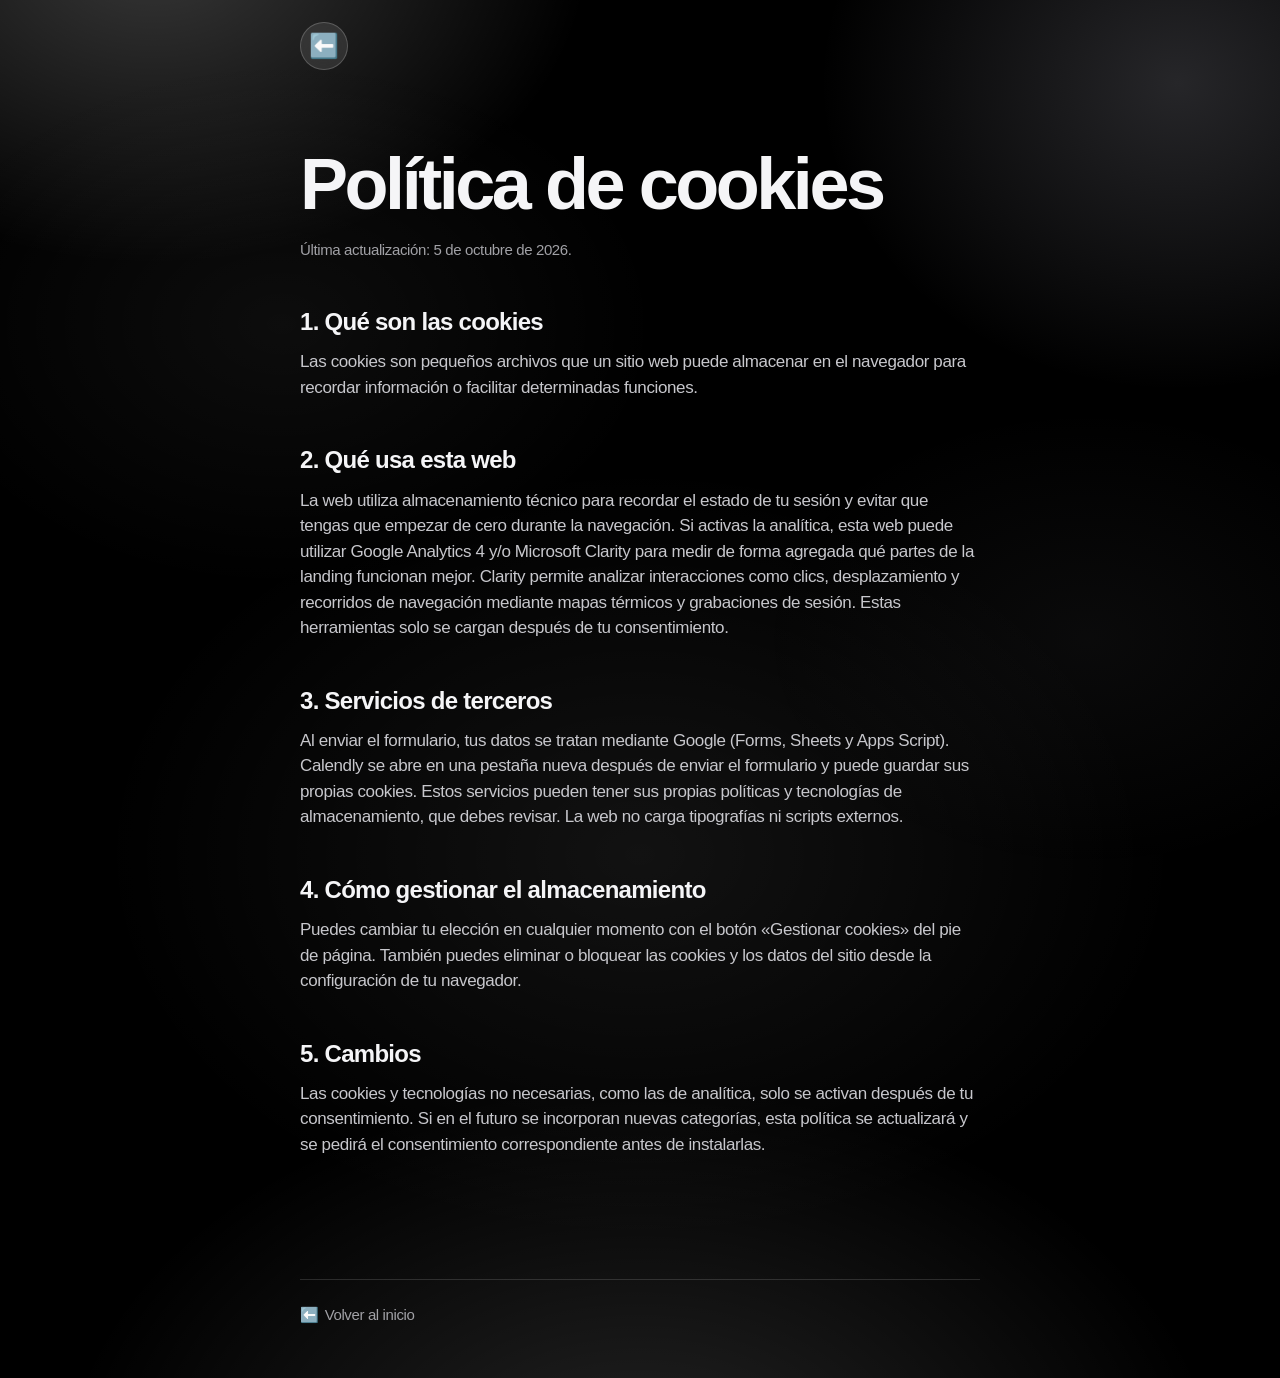
<file: cookies.html>
<!doctype html>
<html lang="es">
<head>
<meta charset="utf-8">
<meta name="viewport" content="width=device-width,initial-scale=1,viewport-fit=cover">
<title>Política de cookies | Mr_Izquierdo</title>
<meta name="description" content="Información sobre las cookies y tecnologías de almacenamiento utilizadas en la web de Mr_Izquierdo.">
<meta name="robots" content="index,follow">
<meta name="theme-color" content="#000000">
<meta name="color-scheme" content="dark">
<link rel="icon" href="data:image/svg+xml,%3Csvg xmlns='http://www.w3.org/2000/svg' viewBox='0 0 100 100'%3E%3Ctext y='.86em' font-size='86'%3E%F0%9F%A7%A2%3C/text%3E%3C/svg%3E">
<link rel="stylesheet" href="assets/styles.css">
</head>
<body>
<div class="legal">
  <div class="legal-top"><a class="back-home" href="index.html" aria-label="Volver al inicio">⬅️</a></div>
  <main>
    <h1>Política de cookies</h1>
    <p class="updated">Última actualización: 5 de octubre de 2026.</p>
    <h2>1. Qué son las cookies</h2>
    <p>Las cookies son pequeños archivos que un sitio web puede almacenar en el navegador para recordar información o facilitar determinadas funciones.</p>
    <h2>2. Qué usa esta web</h2>
    <p>La web utiliza almacenamiento técnico para recordar el estado de tu sesión y evitar que tengas que empezar de cero durante la navegación. Si activas la analítica, esta web puede utilizar Google Analytics 4 y/o Microsoft Clarity para medir de forma agregada qué partes de la landing funcionan mejor. Clarity permite analizar interacciones como clics, desplazamiento y recorridos de navegación mediante mapas térmicos y grabaciones de sesión. Estas herramientas solo se cargan después de tu consentimiento.</p>
    <h2>3. Servicios de terceros</h2>
    <p>Al enviar el formulario, tus datos se tratan mediante Google (Forms, Sheets y Apps Script). Calendly se abre en una pestaña nueva después de enviar el formulario y puede guardar sus propias cookies. Estos servicios pueden tener sus propias políticas y tecnologías de almacenamiento, que debes revisar. La web no carga tipografías ni scripts externos.</p>
    <h2>4. Cómo gestionar el almacenamiento</h2>
    <p>Puedes cambiar tu elección en cualquier momento con el botón «Gestionar cookies» del pie de página. También puedes eliminar o bloquear las cookies y los datos del sitio desde la configuración de tu navegador.</p>
    <h2>5. Cambios</h2>
    <p>Las cookies y tecnologías no necesarias, como las de analítica, solo se activan después de tu consentimiento. Si en el futuro se incorporan nuevas categorías, esta política se actualizará y se pedirá el consentimiento correspondiente antes de instalarlas.</p>
  </main>
  <footer class="legal-foot"><a href="index.html"><span class="emoji" aria-hidden="true">⬅️</span>Volver al inicio</a></footer>
</div>
</body>
</html>
</file>
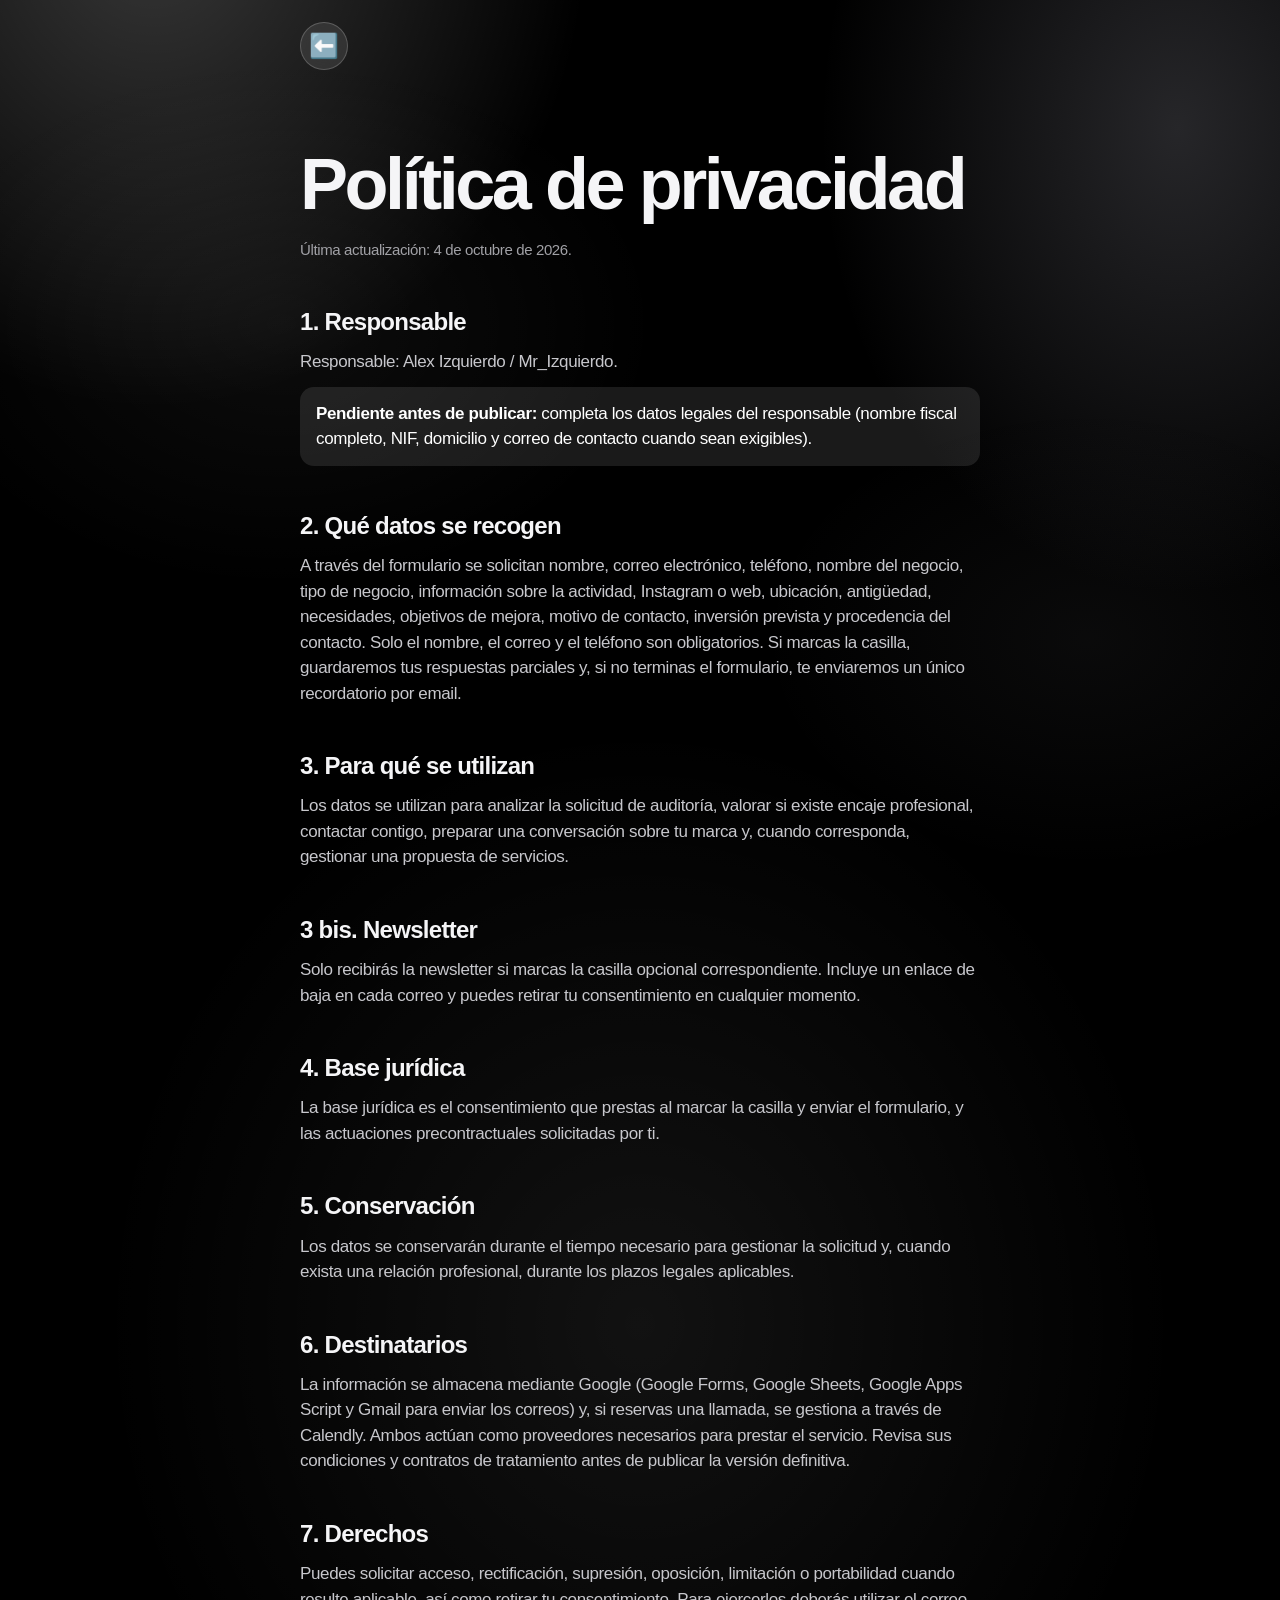
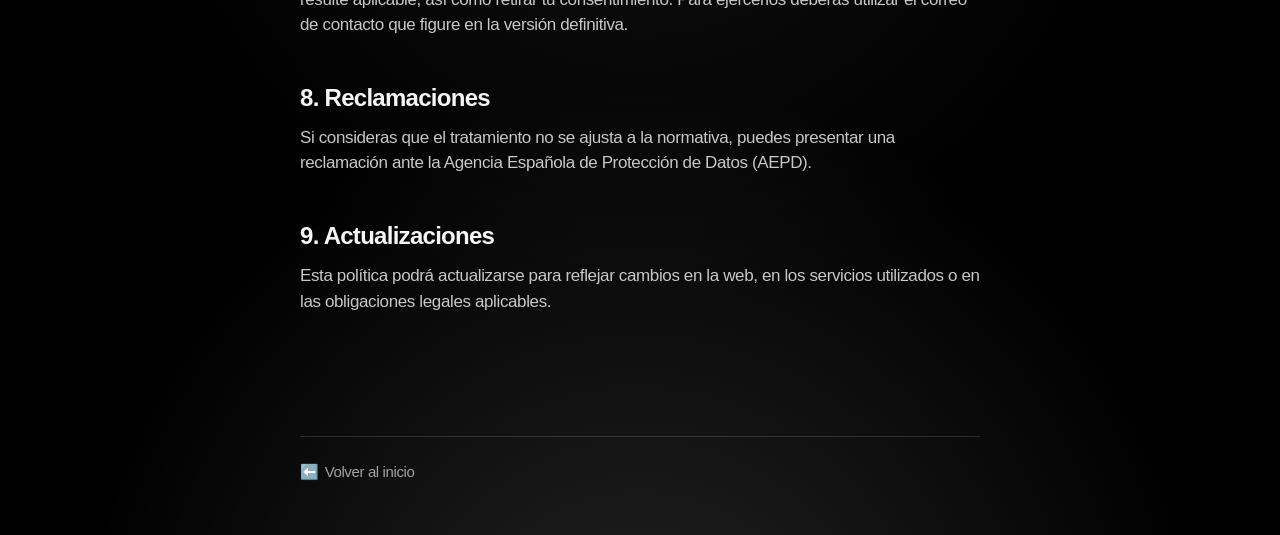
<file: privacy.html>
<!doctype html>
<html lang="es">
<head>
<meta charset="utf-8">
<meta name="viewport" content="width=device-width,initial-scale=1,viewport-fit=cover">
<title>Política de privacidad | Mr_Izquierdo</title>
<meta name="description" content="Cómo trata Mr_Izquierdo los datos personales enviados mediante el formulario de auditoría de marca.">
<meta name="robots" content="index,follow">
<meta name="theme-color" content="#000000">
<meta name="color-scheme" content="dark">
<link rel="icon" href="data:image/svg+xml,%3Csvg xmlns='http://www.w3.org/2000/svg' viewBox='0 0 100 100'%3E%3Ctext y='.86em' font-size='86'%3E%F0%9F%A7%A2%3C/text%3E%3C/svg%3E">
<link rel="stylesheet" href="assets/styles.css">
</head>
<body>
<div class="legal">
  <div class="legal-top"><a class="back-home" href="index.html" aria-label="Volver al inicio">⬅️</a></div>
  <main>
    <h1>Política de privacidad</h1>
    <p class="updated">Última actualización: 4 de octubre de 2026.</p>
    <h2>1. Responsable</h2>
    <p>Responsable: Alex Izquierdo / Mr_Izquierdo.</p>
    <p class="todo"><strong>Pendiente antes de publicar:</strong> completa los datos legales del responsable (nombre fiscal completo, NIF, domicilio y correo de contacto cuando sean exigibles).</p>
    <h2>2. Qué datos se recogen</h2>
    <p>A través del formulario se solicitan nombre, correo electrónico, teléfono, nombre del negocio, tipo de negocio, información sobre la actividad, Instagram o web, ubicación, antigüedad, necesidades, objetivos de mejora, motivo de contacto, inversión prevista y procedencia del contacto. Solo el nombre, el correo y el teléfono son obligatorios. Si marcas la casilla, guardaremos tus respuestas parciales y, si no terminas el formulario, te enviaremos un único recordatorio por email.</p>
    <h2>3. Para qué se utilizan</h2>
    <p>Los datos se utilizan para analizar la solicitud de auditoría, valorar si existe encaje profesional, contactar contigo, preparar una conversación sobre tu marca y, cuando corresponda, gestionar una propuesta de servicios.</p>
    <h2>3 bis. Newsletter</h2>
    <p>Solo recibirás la newsletter si marcas la casilla opcional correspondiente. Incluye un enlace de baja en cada correo y puedes retirar tu consentimiento en cualquier momento.</p>
    <h2>4. Base jurídica</h2>
    <p>La base jurídica es el consentimiento que prestas al marcar la casilla y enviar el formulario, y las actuaciones precontractuales solicitadas por ti.</p>
    <h2>5. Conservación</h2>
    <p>Los datos se conservarán durante el tiempo necesario para gestionar la solicitud y, cuando exista una relación profesional, durante los plazos legales aplicables.</p>
    <h2>6. Destinatarios</h2>
    <p>La información se almacena mediante Google (Google Forms, Google Sheets, Google Apps Script y Gmail para enviar los correos) y, si reservas una llamada, se gestiona a través de Calendly. Ambos actúan como proveedores necesarios para prestar el servicio. Revisa sus condiciones y contratos de tratamiento antes de publicar la versión definitiva.</p>
    <h2>7. Derechos</h2>
    <p>Puedes solicitar acceso, rectificación, supresión, oposición, limitación o portabilidad cuando resulte aplicable, así como retirar tu consentimiento. Para ejercerlos deberás utilizar el correo de contacto que figure en la versión definitiva.</p>
    <h2>8. Reclamaciones</h2>
    <p>Si consideras que el tratamiento no se ajusta a la normativa, puedes presentar una reclamación ante la Agencia Española de Protección de Datos (AEPD).</p>
    <h2>9. Actualizaciones</h2>
    <p>Esta política podrá actualizarse para reflejar cambios en la web, en los servicios utilizados o en las obligaciones legales aplicables.</p>
  </main>
  <footer class="legal-foot"><a href="index.html"><span class="emoji" aria-hidden="true">⬅️</span>Volver al inicio</a></footer>
</div>
</body>
</html>
</file>
<file: assets/styles.css>
/* ════════════════════════════════════════════════════════════════
   Mr_Izquierdo · V14
   Archivo de carpetas (referencia D&AD) + controles estilo Apple.
   Índice: 1 base · 2 botones · 3 cabecera/hero · 4 carpetas (tabs)
           5 paneles · 6 vídeo · 7 formulario · 8 secciones · 9 guía
           10 pie · 11 páginas legales · 12 movimiento reducido
   ════════════════════════════════════════════════════════════════ */

/* 1 · BASE ─────────────────────────────────────────────────────── */
:root{
  --bg:#000; --sheet:#0c0c0e; --fill:#1c1c1e; --fill-2:#2c2c2e;
  --text:#f5f5f7; --muted:#a1a1a6; --faint:#6e6e73; --line:rgba(255,255,255,.14);

  /* Marca */
  --ice:#E4F5FF; --orange:#FC722E; --red:#FF3B30;
  /* Colores de carpeta (derivados de la marca + grises de sistema Apple) */
  --sky:#8FD3FF; --paper:#F5F5F7; --grey:#8E8E93;

  --font:-apple-system,BlinkMacSystemFont,"SF Pro Display","SF Pro Text","Helvetica Neue","Segoe UI",Roboto,Arial,sans-serif;
  --emoji:"Apple Color Emoji","Segoe UI Emoji","Noto Color Emoji",sans-serif;

  --max:1200px; --pad:clamp(16px,4vw,40px);
  --s:28px;--tab:rgba(60,60,64,.62);--paper-w:#ececf1;     /* inclinación de las pestañas */
  --g:4px;      /* separación entre pestañas */
  --cut:34px;   /* esquina cortada de la carpeta */
  --head:56px;
}
@media (max-width:700px){:root{--s:16px;--cut:22px}}

*{box-sizing:border-box}
html{scroll-behavior:smooth;-webkit-text-size-adjust:100%}
body{margin:0;min-height:100vh;color:var(--text);font-family:var(--font);font-size:17px;line-height:1.42;letter-spacing:-.011em;
  background:radial-gradient(120% 55% at 50% -8%,#13181c 0%,#000 62%) no-repeat,#000;-webkit-font-smoothing:antialiased;overflow-x:hidden}
img{display:block;max-width:100%;height:auto}
a{color:inherit}
h1,h2,h3,p,ol,dl,dd{margin:0}
:focus-visible{outline:2px solid #fff;outline-offset:3px}
.emoji{font-family:var(--emoji)}
.hp{position:absolute;left:-9999px;width:1px;height:1px;overflow:hidden}

/* 2 · BOTONES ──────────────────────────────────────────────────── */
.btn{appearance:none;border:0;cursor:pointer;display:inline-flex;align-items:center;justify-content:center;gap:8px;
  padding:15px 24px;border-radius:999px;font:600 16px/1 var(--font);letter-spacing:-.01em;text-decoration:none;
  transition:transform .18s ease,background .2s ease,filter .2s ease}
.btn:hover{filter:brightness(1.08)}
.btn:active{transform:scale(.97)}
.btn[disabled]{opacity:.5;cursor:progress}
.btn-primary{background:#ff0000;color:#fff}
.btn-glass{background:rgba(255,255,255,.12);color:var(--text);-webkit-backdrop-filter:blur(20px);backdrop-filter:blur(20px)}
.btn-glass:hover{background:rgba(255,255,255,.18);filter:none}
.btn-text{background:none;color:var(--muted);padding-inline:6px}
.btn-text:hover{color:var(--text);filter:none}
.btn-sm{padding:10px 18px;font-size:14px}
.link{appearance:none;background:none;border:0;padding:0;cursor:pointer;color:var(--muted);font:inherit;font-size:15px;text-decoration:underline;text-underline-offset:4px}
.link:hover{color:var(--text)}
[hidden]{display:none!important}

/* 3 · CABECERA + HERO ──────────────────────────────────────────── */
.site-header{position:relative;z-index:40;background:rgba(0,0,0,.6);border-bottom:1px solid rgba(255,255,255,.08);
  -webkit-backdrop-filter:saturate(180%) blur(20px);backdrop-filter:saturate(180%) blur(20px)}
.site-header .in{max-width:var(--max);margin:0 auto;padding:0 var(--pad);height:var(--head);display:flex;align-items:center;justify-content:space-between}
.logo{font:28px/1 var(--emoji);text-decoration:none}

.hero{max-width:var(--max);margin:0 auto;padding:clamp(36px,5vw,64px) var(--pad) clamp(30px,4vw,48px);text-align:center}
.hero h1{max-width:19ch;margin:0 auto .34em;font-size:clamp(38px,6vw,80px);line-height:1.01;letter-spacing:-.047em;font-weight:700;text-wrap:balance}
.hero p{max-width:34em;margin:0 auto;font-size:clamp(18px,2vw,24px);line-height:1.34;color:var(--muted);text-wrap:pretty}
.hero p strong{color:var(--text);font-weight:600}

/* 4 · CARPETAS (TABS) ──────────────────────────────────────────────
   Cerrado: montón de pestañas en cuña, 3 filas, como la referencia.
   Abierto: las pestañas pasan a una fila, la activa se funde con la carpeta. */
.archive{max-width:var(--max);margin:0 auto;padding:0 var(--pad) clamp(56px,8vw,110px)}

.tabs{display:grid;grid-template-columns:repeat(12,minmax(0,1fr));gap:var(--g);position:relative}
.tab{--sl:0px;--sr:0px;
  appearance:none;border:0;margin:0;position:relative;cursor:pointer;text-align:left;
  display:flex;align-items:center;gap:.75em;
  min-height:clamp(62px,8.4vw,92px);
  padding:0 calc(var(--sr)*.75 + 18px) 0 calc(var(--sl)*.75 + 18px);
  background:var(--tab);color:var(--text);font:600 clamp(13px,1.75vw,21px)/1.1 var(--font);letter-spacing:.01em;text-transform:uppercase;
  clip-path:polygon(var(--sl) 0,100% 0,calc(100% - var(--sr)) 100%,0 100%);
  view-transition-name:none;transition:filter .2s ease}
.tab:hover{filter:brightness(1.07)}
.tab:focus-visible{outline:none;box-shadow:inset 0 0 0 3px #000,inset 0 0 0 6px #fff}
.tab .n{opacity:.55;font-weight:500;font-variant-numeric:tabular-nums}
.tab .t{min-width:0}
.tab .lock{display:none;margin-left:auto;font:.85em/1 var(--emoji);text-transform:none}
.tab[aria-disabled="true"]{cursor:not-allowed;filter:saturate(.55) brightness(.66)}
.tab[aria-disabled="true"] .lock{display:block}
.tab.shake{animation:shake .4s ease}
@keyframes shake{20%{transform:translateX(-6px)}40%{transform:translateX(5px)}60%{transform:translateX(-3px)}80%{transform:translateX(2px)}}

/* Cerrado: 3 filas × 2 pestañas, anchos distintos para que encajen en diagonal */
.tab:nth-child(odd){--sr:var(--s)}
.tab:nth-child(even){--sl:var(--s);margin-left:calc(var(--s)*-1)}
.tab:nth-child(1){grid-column:1 / 8}
.tab:nth-child(2){grid-column:8 / 13}
.tab:nth-child(3){grid-column:1 / 6}
.tab:nth-child(4){grid-column:6 / 13}
.tab:nth-child(5){grid-column:1 / 7}
.tab:nth-child(6){grid-column:7 / 13}

/* Abierto: una sola fila */
.archive[data-open="true"] .tabs{padding-bottom:var(--g);grid-template-columns:repeat(6,minmax(0,1fr))}
.archive[data-open="true"] .tab{grid-column:auto;--sl:var(--s);--sr:var(--s);margin-left:calc(var(--s)*-1);
  min-height:58px;font-size:clamp(11px,1.1vw,13.5px)}
.archive[data-open="true"] .tab:first-child{--sl:0px;margin-left:0}
.archive[data-open="true"] .tab:last-child{--sr:0px}
.archive[data-open="true"] .tab[aria-expanded="false"]:not([aria-disabled="true"]){filter:brightness(.8)}
.archive[data-open="true"] .tab[aria-expanded="false"]:not([aria-disabled="true"]):hover{filter:brightness(1)}
.archive[data-open="true"] .tab[aria-expanded="true"]{margin-bottom:calc(var(--g)*-1);padding-bottom:var(--g);z-index:3;min-height:64px}

.archive[data-active="1"] .tabs{grid-template-columns:minmax(0,1.9fr) repeat(5,minmax(0,1fr))}
.archive[data-active="2"] .tabs{grid-template-columns:minmax(0,1fr) minmax(0,1.9fr) repeat(4,minmax(0,1fr))}
.archive[data-active="3"] .tabs{grid-template-columns:repeat(2,minmax(0,1fr)) minmax(0,1.9fr) repeat(3,minmax(0,1fr))}
.archive[data-active="4"] .tabs{grid-template-columns:repeat(3,minmax(0,1fr)) minmax(0,1.9fr) repeat(2,minmax(0,1fr))}
.archive[data-active="5"] .tabs{grid-template-columns:repeat(4,minmax(0,1fr)) minmax(0,1.9fr) minmax(0,1fr)}
.archive[data-active="6"] .tabs{grid-template-columns:repeat(5,minmax(0,1fr)) minmax(0,1.9fr)}

@media (max-width:700px){
  .archive[data-open="true"] .tab{padding-inline:calc(var(--sl)*.5 + 8px) calc(var(--sr)*.5 + 8px);justify-content:center;font-size:12px}
  .archive[data-open="true"] .tab[aria-expanded="false"] .t,
  .archive[data-open="true"] .tab[aria-expanded="false"] .lock{display:none}
  .archive[data-open="true"] .tab[aria-expanded="false"] .n{opacity:.85;font-weight:700}
  .archive[data-open="true"] .tab[aria-expanded="true"]{justify-content:flex-start}
  .archive[data-open="true"] .tab[aria-expanded="true"] .t{overflow:hidden;text-overflow:ellipsis;white-space:nowrap}
  .archive[data-active="1"] .tabs{grid-template-columns:minmax(0,3.6fr) repeat(5,minmax(0,1fr))}
  .archive[data-active="2"] .tabs{grid-template-columns:minmax(0,1fr) minmax(0,3.6fr) repeat(4,minmax(0,1fr))}
  .archive[data-active="3"] .tabs{grid-template-columns:repeat(2,minmax(0,1fr)) minmax(0,3.6fr) repeat(3,minmax(0,1fr))}
  .archive[data-active="4"] .tabs{grid-template-columns:repeat(3,minmax(0,1fr)) minmax(0,3.6fr) repeat(2,minmax(0,1fr))}
  .archive[data-active="5"] .tabs{grid-template-columns:repeat(4,minmax(0,1fr)) minmax(0,3.6fr) minmax(0,1fr)}
  .archive[data-active="6"] .tabs{grid-template-columns:repeat(5,minmax(0,1fr)) minmax(0,3.6fr)}
}

/* Nombres de transición: cada pestaña viaja de su sitio en el montón a su sitio en la fila */
.tab[data-step="1"]{view-transition-name:tab1}.tab[data-step="2"]{view-transition-name:tab2}.tab[data-step="3"]{view-transition-name:tab3}
.tab[data-step="4"]{view-transition-name:tab4}.tab[data-step="5"]{view-transition-name:tab5}.tab[data-step="6"]{view-transition-name:tab6}
::view-transition-old(root),::view-transition-new(root){animation:none;mix-blend-mode:normal}
::view-transition-group(*){animation-duration:.55s;animation-timing-function:cubic-bezier(.2,.8,.2,1)}

.hint{min-height:1.4em;margin:14px 0 0;text-align:center;font-size:15px;color:var(--muted)}
.archive[data-open="true"] .hint{margin-top:0;min-height:0}
.archive[data-open="true"] .hint:empty{display:none}

/* 5 · PANELES (el cuerpo de la carpeta) ────────────────────────── */
.panel{position:relative;background:var(--tab);padding:14px 14px 18px;
  clip-path:polygon(0 0,100% 0,100% calc(100% - var(--cut)),calc(100% - var(--cut)) 100%,0 100%)}
.panel:not([hidden]){animation:extend .8s cubic-bezier(.2,.8,.2,1) both}
@keyframes extend{
  from{clip-path:polygon(0 0,100% 0,100% 0,100% 0,0 0)}
  to{clip-path:polygon(0 0,100% 0,100% calc(100% - var(--cut)),calc(100% - var(--cut)) 100%,0 100%)}
}
.sheet{position:relative;background:var(--sheet);padding:clamp(26px,5.2vw,76px);
  clip-path:polygon(0 0,100% 0,100% calc(100% - var(--cut) + 12px),calc(100% - var(--cut) + 12px) 100%,0 100%)}
.panel:not([hidden]) .sheet>*{animation:rise .6s .22s cubic-bezier(.2,.8,.2,1) both}
@keyframes rise{from{opacity:0;transform:translateY(10px)}to{opacity:1;transform:none}}

.sheet h2{font-size:clamp(30px,4.6vw,58px);line-height:1.04;letter-spacing:-.042em;font-weight:700;text-wrap:balance;max-width:24ch}
.sheet h2.wide{max-width:22ch}
.lead{margin-top:20px;max-width:34em;font-size:clamp(18px,2vw,23px);line-height:1.38;color:var(--muted);text-wrap:pretty}
.sub{margin-top:18px;max-width:38em;color:var(--muted);text-wrap:pretty}
.panel-foot{margin-top:clamp(34px,5vw,60px);display:flex;gap:12px;justify-content:flex-end;flex-wrap:wrap}

/* 6 · VÍDEO ────────────────────────────────────────────────────── */
.video{position:relative;margin-top:clamp(24px,3.4vw,40px);aspect-ratio:16/9;background:#050506;overflow:hidden;
  clip-path:polygon(0 0,100% 0,100% calc(100% - 30px),calc(100% - 30px) 100%,0 100%)}
.video video{position:absolute;inset:0;width:100%;height:100%;object-fit:contain;background:#000}
.poster{position:absolute;inset:0;background:
  radial-gradient(60% 80% at 22% 100%,rgba(252,114,46,.22),transparent 70%),
  radial-gradient(70% 90% at 85% 0%,rgba(228,245,255,.14),transparent 70%),#08090a;transition:opacity .4s}
.play{position:absolute;inset:0;margin:auto;width:92px;height:92px;border-radius:50%;cursor:pointer;
  display:grid;place-items:center;padding-left:5px;color:#fff;background:rgba(255,255,255,.16);
  border:1px solid rgba(255,255,255,.32);-webkit-backdrop-filter:blur(24px) saturate(160%);backdrop-filter:blur(24px) saturate(160%);
  box-shadow:0 12px 40px rgba(0,0,0,.5),inset 0 1px 0 rgba(255,255,255,.35);transition:transform .25s ease,background .25s ease}
.play:hover{transform:scale(1.07);background:rgba(255,255,255,.24)}
.play:active{transform:scale(.96)}
.video.started .play,.video.started .poster{opacity:0;pointer-events:none}
.video-missing{position:absolute;inset:0;display:grid;place-content:center;justify-items:center;gap:18px;padding:24px;text-align:center;background:#08090a;color:var(--muted)}
.video-foot{margin-top:16px;display:flex;justify-content:space-between;align-items:center;gap:16px;flex-wrap:wrap;color:var(--muted);font-size:15px}

/* 7 · FORMULARIO ───────────────────────────────────────────────── */
.audit{display:grid;grid-template-columns:minmax(0,.82fr) minmax(0,1.18fr);gap:clamp(30px,5.5vw,84px);align-items:start}
.audit-intro{position:sticky;top:calc(var(--head) + 24px)}
.flow{list-style:none;padding:0;margin-top:34px;display:grid;gap:14px;color:var(--text)}
.flow li{display:flex;align-items:center;gap:14px}
.flow span{flex:none;width:30px;height:30px;border-radius:50%;display:grid;place-items:center;border:1.5px solid #fff;color:#fff;font-size:14px;font-weight:600}

.progress{display:flex;gap:6px}
.progress i{position:relative;flex:1;height:4px;border-radius:4px;background:var(--fill-2);overflow:hidden}
.progress i::after{content:"";position:absolute;inset:0;background:#fff;transform:scaleX(0);transform-origin:left;transition:transform .55s cubic-bezier(.2,.8,.2,1)}
.progress i.on::after{transform:scaleX(1)}
.step-label{margin:14px 0 26px;font-size:15px;color:var(--muted)}
.step-label b{color:var(--text);font-weight:600}

.step{display:none}
.step.is-active{display:block;animation:stepIn .4s cubic-bezier(.2,.8,.2,1) both}
@keyframes stepIn{from{opacity:0;transform:translateX(14px)}to{opacity:1;transform:none}}

.field{margin-bottom:20px;position:relative}
.field label{display:block;margin-bottom:8px;font-size:15px;font-weight:500}
.req{color:#fff;font-weight:700}
.input{display:block;width:100%;height:54px;padding:0 16px;border-radius:13px;border:1.5px solid transparent;background:var(--fill);color:var(--text);
  font:400 17px/1.3 var(--font);letter-spacing:-.012em;transition:border-color .2s,box-shadow .2s,background .2s;-webkit-appearance:none;appearance:none}
textarea.input{height:auto;min-height:98px;padding:14px 16px;resize:vertical}
.input::placeholder{color:var(--faint)}
.input:hover{background:#212124}
.input:focus{outline:none;border-color:#fff;background:#202023;box-shadow:0 0 0 4px rgba(255,255,255,.22)}
.input[aria-invalid="true"]{border-color:#fff;box-shadow:0 0 0 4px rgba(255,255,255,.2)}
.err{margin-top:7px;font-size:14px;line-height:1.3;color:#fff}
.err:empty{display:none}
.grid-2{display:grid;grid-template-columns:1fr 1fr;gap:0 16px}
.fine{margin-top:22px;font-size:13px;color:var(--faint)}
.form-error{margin:0 0 16px;padding:12px 14px;border-radius:12px;background:rgba(255,255,255,.1);color:#fff;font-size:15px}
.nav{display:flex;align-items:center;justify-content:space-between;gap:12px;margin-top:30px}
.nav .btn-primary{margin-left:auto;min-width:168px}

/* Selector estilo Apple */
.select{position:relative}
.select-btn{display:flex;align-items:center;justify-content:space-between;gap:12px;text-align:left;cursor:pointer}
.select-btn .val{overflow:hidden;text-overflow:ellipsis;white-space:nowrap}
.select-btn .val.ph{color:var(--faint)}
.select-btn svg{flex:none;color:var(--muted);transition:transform .3s cubic-bezier(.2,.8,.2,1)}
.select.open .select-btn{border-color:#fff;background:#202023;box-shadow:0 0 0 4px rgba(255,255,255,.22)}
.select.open .select-btn svg{transform:rotate(180deg)}
.select-list{position:absolute;z-index:30;left:0;right:0;top:calc(100% + 8px);margin:0;padding:6px;list-style:none;max-height:min(330px,52vh);overflow:auto;
  background:rgba(44,44,46,.88);border:1px solid rgba(255,255,255,.16);border-radius:16px;
  -webkit-backdrop-filter:blur(34px) saturate(190%);backdrop-filter:blur(34px) saturate(190%);
  box-shadow:0 28px 70px rgba(0,0,0,.65),0 0 0 .5px rgba(0,0,0,.6);
  transform-origin:top center;animation:pop .22s cubic-bezier(.2,.9,.3,1.15) both}
.select.up .select-list{top:auto;bottom:calc(100% + 8px);transform-origin:bottom center}
@keyframes pop{from{opacity:0;transform:scale(.96) translateY(-6px)}to{opacity:1;transform:none}}
.select-list li{display:flex;align-items:center;justify-content:space-between;gap:12px;min-height:44px;padding:0 12px;border-radius:10px;font-size:17px;cursor:pointer}
.select-list li.is-active{background:rgba(255,255,255,.14)}
.select-list li[aria-selected="true"]::after{content:"✓";color:#fff;font-weight:700}

.consent{display:flex;gap:12px;align-items:flex-start;margin:0;font-size:14px;line-height:1.4;font-weight:400;color:var(--muted);cursor:pointer}
.consent a{color:var(--text)}
.consent input{appearance:none;-webkit-appearance:none;flex:none;width:24px;height:24px;margin:0;border-radius:50%;border:1.5px solid #636366;background:transparent;display:grid;place-items:center;cursor:pointer;transition:background .2s,border-color .2s}
.consent input::after{content:"";width:6px;height:11px;border:solid #111;border-width:0 2.5px 2.5px 0;transform:rotate(45deg) translate(-1px,-1px) scale(0);transition:transform .2s cubic-bezier(.2,1.6,.4,1)}
.consent input:checked{background:#fff;border-color:#fff}
.consent input:checked::after{transform:rotate(45deg) translate(-1px,-1px) scale(1)}
.consent input[aria-invalid="true"]{border-color:#fff}
.consent input:focus-visible{outline:2px solid #fff;outline-offset:3px}

/* Confirmación */
.done{padding:clamp(4px,2vw,24px) 0}
.done .check{color:#fff}
.done .check circle{stroke-dasharray:151;stroke-dashoffset:151;animation:draw .7s .1s ease forwards}
.done .check path{stroke-dasharray:50;stroke-dashoffset:50;animation:draw .5s .55s ease forwards}
@keyframes draw{to{stroke-dashoffset:0}}
.done h3{margin:22px 0 12px;font-size:clamp(32px,4vw,48px);line-height:1.05;letter-spacing:-.04em;font-weight:700;outline:none}
.done p{max-width:30em;color:var(--muted);font-size:19px;line-height:1.4}
.done-actions{margin:28px 0 22px;display:flex;gap:12px;flex-wrap:wrap}

/* 8 · SECCIONES 03–06 ──────────────────────────────────────────── */
.qs{margin-top:clamp(28px,4vw,48px);display:grid;grid-template-columns:1fr 1fr;gap:0 clamp(28px,5vw,72px)}
.q{padding:26px 0 30px;border-top:1px solid var(--line)}
.q h3{font-size:clamp(21px,2.2vw,27px);line-height:1.14;letter-spacing:-.032em;font-weight:650;margin-bottom:10px;text-wrap:balance}
.q p{color:var(--muted)}

.results{display:grid;grid-template-columns:minmax(0,1fr) minmax(0,1fr);gap:clamp(30px,5vw,80px);align-items:start}
.sheet h2.big{max-width:11ch;font-size:clamp(38px,5.6vw,76px);line-height:1;letter-spacing:-.048em}
.deliver{border-top:1px solid var(--line)}
.deliver div{display:grid;grid-template-columns:minmax(0,.55fr) minmax(0,1fr);gap:18px;padding:22px 0;border-bottom:1px solid var(--line)}
.deliver dt{font-weight:650;font-size:18px;letter-spacing:-.02em}
.deliver dd{color:var(--muted)}

.about{display:grid;grid-template-columns:minmax(0,.8fr) minmax(0,1.2fr);gap:clamp(30px,6vw,90px);align-items:center}
.seal{width:min(340px,100%);aspect-ratio:1;object-fit:contain;justify-self:center;border-radius:50%}
.about-copy{display:grid;gap:20px;max-width:34em;font-size:clamp(18px,1.8vw,21px);line-height:1.42;color:var(--muted);text-wrap:pretty}
.about-copy .strong{font-size:clamp(23px,2.6vw,32px);line-height:1.15;letter-spacing:-.035em;font-weight:650;color:var(--text)}
mark{background:#fff;color:#000;padding:.03em .3em;font-weight:600}

.faq{margin-top:clamp(24px,4vw,40px);border-top:1px solid var(--line);max-width:52em}
.faq details{border-bottom:1px solid var(--line)}
.faq summary{display:flex;justify-content:space-between;align-items:center;gap:20px;padding:22px 0;cursor:pointer;list-style:none;font-size:clamp(18px,2vw,23px);font-weight:600;letter-spacing:-.025em}
.faq summary::-webkit-details-marker{display:none}
.faq summary::after{content:"";flex:none;width:11px;height:11px;border:solid var(--muted);border-width:0 2px 2px 0;transform:rotate(45deg) translate(-2px,-2px);transition:transform .3s cubic-bezier(.2,.8,.2,1)}
.faq details[open] summary::after{transform:rotate(-135deg) translate(-2px,-2px)}
.faq details p{padding:0 0 24px;max-width:38em;color:var(--muted)}

/* 9 · GUÍA ANIMADA ─────────────────────────────────────────────────
   Emoji nativos (en iPhone y Mac se ven como los de Apple) animados con CSS. */
.guide{position:absolute;z-index:60;top:0;left:0;width:46px;height:46px;pointer-events:none;opacity:0;
  transition:opacity .22s ease,top .55s cubic-bezier(.2,.8,.2,1),left .55s cubic-bezier(.2,.8,.2,1)}
.guide.nogl{transition:opacity .22s ease}
.guide.on{opacity:1}
.guide .g{display:block;font:42px/1 var(--emoji);filter:drop-shadow(0 8px 10px rgba(0,0,0,.55));transform-origin:50% 100%}
.guide.on .g{animation:gpop .4s cubic-bezier(.2,1.5,.4,1) both}
.guide[data-mode="up"].on .g{animation:gpop .4s cubic-bezier(.2,1.5,.4,1) both,tapUp 1.2s .4s ease-in-out infinite}
.guide[data-mode="down"].on .g{animation:gpop .4s cubic-bezier(.2,1.5,.4,1) both,tapDown 1.2s .4s ease-in-out infinite}
.guide[data-mode="write"].on .g{animation:gpop .4s cubic-bezier(.2,1.5,.4,1) both,write 1.5s .4s ease-in-out infinite}
.guide .scribble{position:absolute;left:2px;bottom:-12px;color:var(--ice);opacity:0;transition:opacity .2s}
.guide[data-mode="write"].on .scribble{opacity:.9}
.guide .scribble path{stroke-dasharray:100;stroke-dashoffset:100;animation:scribble 1.5s .4s ease-in-out infinite}
@keyframes gpop{from{opacity:0;transform:scale(.4) rotate(-14deg)}to{opacity:1;transform:none}}
@keyframes tapUp{0%,100%{transform:translateY(0)}40%{transform:translateY(-13px)}58%{transform:translateY(-3px) scale(.93)}}
@keyframes tapDown{0%,100%{transform:translateY(0)}40%{transform:translateY(13px)}58%{transform:translateY(3px) scale(.93)}}
@keyframes write{0%,100%{transform:translate(0,0) rotate(-8deg)}20%{transform:translate(9px,-4px) rotate(5deg)}40%{transform:translate(2px,3px) rotate(-10deg)}60%{transform:translate(14px,-3px) rotate(3deg)}80%{transform:translate(6px,3px) rotate(-7deg)}}
@keyframes scribble{0%{stroke-dashoffset:100}70%,100%{stroke-dashoffset:0}}

/* 10 · PIE ─────────────────────────────────────────────────────── */
.site-footer{border-top:1px solid var(--line);padding:42px var(--pad) calc(48px + env(safe-area-inset-bottom));text-align:center;color:var(--faint);font-size:13px}
.site-footer .wordmark{margin-bottom:12px;color:var(--text);font-size:21px;font-weight:700;letter-spacing:-.05em}
.site-footer p+p{margin-top:8px}
.legal-links{display:flex;gap:22px;justify-content:center;flex-wrap:wrap}
.legal-links a{color:var(--muted);text-underline-offset:3px}
.legal-links a:hover{color:var(--text)}

/* 11 · PÁGINAS LEGALES ─────────────────────────────────────────── */
.legal{max-width:760px;margin:0 auto;padding:0 var(--pad)}
.legal-top{padding:22px 0}
.back-home{display:inline-grid;place-items:center;width:48px;height:48px;border-radius:50%;text-decoration:none;
  background:rgba(255,255,255,.1);border:1px solid rgba(255,255,255,.2);-webkit-backdrop-filter:blur(20px);backdrop-filter:blur(20px);
  font:24px/1 var(--emoji);transition:background .2s,transform .18s}
.back-home:hover{background:rgba(255,255,255,.18)}
.back-home:active{transform:scale(.94)}
.legal main{padding:clamp(24px,5vw,56px) 0 clamp(60px,9vw,110px)}
.legal h1{font-size:clamp(40px,7vw,72px);line-height:1.02;letter-spacing:-.048em;font-weight:700;margin-bottom:18px}
.legal h2{margin:42px 0 10px;font-size:24px;letter-spacing:-.03em;font-weight:650}
.legal p,.legal li{color:#c7c7cc;font-size:17px;line-height:1.5;margin-bottom:12px}
.legal .updated{color:var(--muted);font-size:15px}
.legal .todo{padding:14px 16px;border-radius:14px;background:rgba(255,255,255,.1);color:#fff}
.legal a{color:#fff;text-underline-offset:3px}
.legal-foot{border-top:1px solid var(--line);padding:24px 0 52px;font-size:15px}
.legal-foot a{color:var(--muted);text-decoration:none}
.legal-foot a:hover{color:var(--text)}
.legal-foot .emoji{margin-right:6px}

/* ADAPTACIÓN A MÓVIL ───────────────────────────────────────────── */
@media (max-width:900px){
  .audit,.about,.results{grid-template-columns:1fr}
  .audit-intro{position:static}
  .seal{width:min(240px,70%);justify-self:start}
}
@media (max-width:700px){
  .qs{grid-template-columns:1fr}
  .grid-2{grid-template-columns:1fr}
  .deliver div{grid-template-columns:1fr;gap:6px}
  .panel{padding:10px 10px 14px}
  .sheet{padding:24px 18px 28px}
  .nav .btn-primary{min-width:0;flex:1}
  .panel-foot .btn{flex:1}
  .play{width:72px;height:72px}
  .video-foot{flex-direction:column;align-items:flex-start}
}

/* 12 · MOVIMIENTO REDUCIDO ─────────────────────────────────────── */
@media (prefers-reduced-motion:reduce){
  html{scroll-behavior:auto}
  *,*::before,*::after{animation-duration:.01ms!important;animation-iteration-count:1!important;transition-duration:.01ms!important}
  .guide .g{animation:none!important}
}

/* ═══ V15 · LIQUID GLASS · paleta neutra ═══════════════════════════
   Un solo color (gris neutro). El blanco y el grosor marcan lo importante. */
body{background:
  radial-gradient(55% 38% at 12% -4%,rgba(255,255,255,.22),transparent 62%),
  radial-gradient(45% 36% at 92% 6%,rgba(190,190,205,.2),transparent 62%),
  radial-gradient(60% 40% at 50% 62%,rgba(255,255,255,.07),transparent 70%),
  radial-gradient(70% 45% at 50% 108%,rgba(255,255,255,.14),transparent 65%),#000}
body::before{content:"";position:fixed;inset:-20%;z-index:-1;pointer-events:none;
  background:radial-gradient(30% 30% at 30% 40%,rgba(255,255,255,.05),transparent 70%),radial-gradient(26% 26% at 75% 65%,rgba(200,200,210,.05),transparent 70%);
  animation:drift 28s ease-in-out infinite alternate}
@keyframes drift{to{transform:translate3d(6%,-4%,0) scale(1.08)}}

/* Botones: cristal líquido */
.btn{position:relative;isolation:isolate;overflow:hidden;color:var(--text);font-weight:600;
  background:linear-gradient(180deg,rgba(255,255,255,.2),rgba(255,255,255,.06));
  -webkit-backdrop-filter:blur(18px) saturate(190%) brightness(1.12);backdrop-filter:blur(18px) saturate(190%) brightness(1.12);
  box-shadow:inset 0 1px 0 rgba(255,255,255,.6),inset 0 -1px 0 rgba(255,255,255,.1),inset 0 0 22px rgba(255,255,255,.07),0 10px 28px rgba(0,0,0,.4);
  transition:transform .25s cubic-bezier(.2,.8,.2,1),box-shadow .25s,background .25s,filter .2s}
.btn::before{content:"";position:absolute;inset:0;border-radius:inherit;padding:1px;pointer-events:none;
  background:linear-gradient(140deg,rgba(255,255,255,.85),rgba(255,255,255,.06) 38%,rgba(255,255,255,.06) 62%,rgba(255,255,255,.6));
  -webkit-mask:linear-gradient(#000 0 0) content-box,linear-gradient(#000 0 0);-webkit-mask-composite:xor;mask-composite:exclude}
.btn::after{content:"";position:absolute;top:0;left:-60%;width:40%;height:100%;pointer-events:none;
  background:linear-gradient(100deg,transparent,rgba(255,255,255,.35),transparent);transform:skewX(-18deg);transition:left .7s ease}
.btn:hover{transform:translateY(-1px) scale(1.025);filter:none}
.btn:hover::after{left:130%}
.btn:active{transform:scale(.97)}
.btn-primary{color:#000;background:linear-gradient(180deg,#fff,rgba(255,255,255,.8));font-weight:700;
  box-shadow:inset 0 1px 0 #fff,inset 0 -2px 6px rgba(0,0,0,.12),0 10px 30px rgba(255,255,255,.14),0 10px 28px rgba(0,0,0,.4)}
.btn-primary::before{background:linear-gradient(140deg,rgba(255,255,255,1),rgba(255,255,255,.2) 45%,rgba(255,255,255,.9))}
.btn-glass{color:var(--text)}
.btn-text{background:none;box-shadow:none;-webkit-backdrop-filter:none;backdrop-filter:none;color:var(--muted)}
.btn-text::before,.btn-text::after{display:none}
.btn-text:hover{transform:none;color:#fff}

/* Cabecera: píldora flotante */
.site-header{top:0;padding:10px var(--pad) 0;background:none;border:0;-webkit-backdrop-filter:none;backdrop-filter:none;pointer-events:none}
.site-header .in{pointer-events:auto;height:54px;padding:0 8px 0 18px;border-radius:999px;
  background:linear-gradient(180deg,rgba(255,255,255,.14),rgba(255,255,255,.05));
  -webkit-backdrop-filter:blur(24px) saturate(190%);backdrop-filter:blur(24px) saturate(190%);
  box-shadow:inset 0 1px 0 rgba(255,255,255,.5),inset 0 0 0 .5px rgba(255,255,255,.2),0 12px 40px rgba(0,0,0,.45)}
:root{--head:74px}
.app-tile{width:88px;height:88px;margin:0 auto 26px;border-radius:26px;display:grid;place-items:center;font:48px/1 var(--emoji);
  background:linear-gradient(160deg,rgba(255,255,255,.22),rgba(255,255,255,.05));-webkit-backdrop-filter:blur(20px);backdrop-filter:blur(20px);
  box-shadow:inset 0 1px 0 rgba(255,255,255,.6),inset 0 0 0 .5px rgba(255,255,255,.25),0 18px 50px rgba(0,0,0,.5)}
.hero h1{background:linear-gradient(180deg,#fff 30%,rgba(255,255,255,.62));-webkit-background-clip:text;background-clip:text;-webkit-text-fill-color:transparent}

/* Carpetas: un solo gris; blanco = carpeta abierta y punto de atención */
.tab{-webkit-backdrop-filter:blur(22px) saturate(160%);backdrop-filter:blur(22px) saturate(160%);
  background:linear-gradient(180deg,rgba(255,255,255,.26),rgba(255,255,255,.12));
  box-shadow:inset 0 1px 0 rgba(255,255,255,.5)}
.tab .n{opacity:.5}
.archive[data-open="false"] .tab[data-step="2"]{background:linear-gradient(180deg,#fff,#e4e4e9);color:#000;font-weight:800}
.archive[data-open="false"] .tab[data-step="2"] .n{opacity:.45}
.archive[data-open="true"] .tab[aria-expanded="false"]:not([aria-disabled="true"]){filter:none;opacity:.78}
.archive[data-open="true"] .tab[aria-expanded="false"]:not([aria-disabled="true"]):hover{opacity:1}
.archive[data-open="true"] .tab[aria-expanded="true"]{background:var(--paper-w);color:#000;font-weight:800;box-shadow:none;opacity:1}
.tab[aria-disabled="true"]{filter:none;opacity:.6}
.tab:focus-visible{box-shadow:inset 0 0 0 3px #000,inset 0 0 0 6px #fff}
.panel{background:var(--paper-w)}
.sheet{background:linear-gradient(180deg,rgba(18,18,20,.97),rgba(8,8,10,.98))}

/* Campos de cristal */
.input{background:rgba(255,255,255,.07);border:1px solid rgba(255,255,255,.1);
  box-shadow:inset 0 1px 0 rgba(255,255,255,.12);-webkit-backdrop-filter:blur(14px);backdrop-filter:blur(14px)}
.input:hover{background:rgba(255,255,255,.1)}
.input:focus,.select.open .select-btn{border-color:rgba(255,255,255,.85);background:rgba(255,255,255,.12)}
.select-list{background:rgba(40,40,44,.8);box-shadow:inset 0 1px 0 rgba(255,255,255,.25),0 30px 80px rgba(0,0,0,.7)}
.progress i{background:rgba(255,255,255,.14)}
.progress i::after{box-shadow:0 0 12px rgba(255,255,255,.6)}
.consent input:checked::after{border-color:#000}
.flow span{border-color:rgba(255,255,255,.6);color:#fff}
.done h3,.sheet h2{font-weight:700}
.form-error{border:1px solid rgba(255,255,255,.5);font-weight:600}
.err{font-weight:600}
.consent em{color:var(--faint);font-style:normal}
.consent b{color:var(--text)}
.consent-field{margin-top:6px}

/* Calendly incrustado */
.cal{margin-top:24px;height:min(700px,82vh);overflow:hidden;background:#0c0c0e;clip-path:polygon(0 0,100% 0,100% calc(100% - 26px),calc(100% - 26px) 100%,0 100%)}
.cal iframe{width:100%;height:100%;border:0;display:block}
.done-actions{align-items:center}

/* Gestionar cookies: hoja inferior de cristal (no centrada) */
.legal-links .link{font-size:13px;color:var(--muted)}
.ck{position:fixed;z-index:90;left:50%;bottom:calc(16px + env(safe-area-inset-bottom));width:min(680px,calc(100% - 24px));padding:24px 24px 20px;border-radius:30px;
  transform:translateX(-50%);animation:sheetUp .55s cubic-bezier(.2,.9,.2,1) both;
  background:linear-gradient(180deg,rgba(255,255,255,.16),rgba(255,255,255,.06)),rgba(20,20,22,.86);
  -webkit-backdrop-filter:blur(34px) saturate(190%);backdrop-filter:blur(34px) saturate(190%);
  box-shadow:inset 0 1px 0 rgba(255,255,255,.55),inset 0 0 0 .5px rgba(255,255,255,.25),0 30px 90px rgba(0,0,0,.7)}
@keyframes sheetUp{from{opacity:0;transform:translate(-50%,40px)}to{opacity:1;transform:translate(-50%,0)}}
.ck h2{font-size:22px;letter-spacing:-.03em;font-weight:700;margin-bottom:6px}
.ck p{color:var(--muted);font-size:15px}
.ck-row{display:flex;align-items:center;justify-content:space-between;gap:18px;padding:14px 0;border-top:1px solid rgba(255,255,255,.12);margin-top:12px}
.ck-row b{display:block;font-size:16px}.ck-row span{display:block;color:var(--muted);font-size:14px;line-height:1.35}
.ck-row .ck-always{flex:none;font-size:14px;font-weight:700;color:var(--text)}
.ck-none{margin-top:14px;padding-top:14px;border-top:1px solid rgba(255,255,255,.12)}
.ck-actions{display:flex;gap:10px;justify-content:flex-end;flex-wrap:wrap;margin-top:16px}
.ck-actions .btn{padding:12px 20px;font-size:15px}
.switch{flex:none;position:relative;width:52px;height:32px;border-radius:999px;border:0;cursor:pointer;background:rgba(255,255,255,.18);transition:background .25s}
.switch::after{content:"";position:absolute;top:3px;left:3px;width:26px;height:26px;border-radius:50%;background:#fff;box-shadow:0 2px 6px rgba(0,0,0,.4);transition:transform .28s cubic-bezier(.2,.9,.3,1.2)}
.switch[aria-checked="true"]{background:#f5f5f7}
.switch[aria-checked="true"]::after{transform:translateX(20px);background:#000}
.guide img.gi{display:block;width:44px;height:44px;object-fit:contain;filter:drop-shadow(0 8px 10px rgba(0,0,0,.55))}
@media (max-width:700px){.ck{padding:20px 18px 16px;border-radius:26px}.ck-actions .btn{flex:1}.site-header .in{height:50px}}

/* ═══ V16 ═══════════════════════════════════════════════════════════
   Carpetas = pestañas de ventana (Chrome) en un solo color plano, sin borde.
   Botones y tipografía siguiendo apple.com. */
:root{--panel:#2a2a2d;--tabdark:#161618;--blue:##ff0000;--blue-h:##ff0003;--link:#2997ff;--ink:#1d1d1f;
  --muted:#a1a1a6;--faint:#86868b;--font:-apple-system,BlinkMacSystemFont,"SF Pro Text","SF Pro Display","Helvetica Neue",Helvetica,"Segoe UI",Roboto,Arial,sans-serif}

/* Tipografía (SF Pro: pesos 400/600, seguimiento negativo, frase normal, #f5f5f7 y #a1a1a6) */
body{font-size:17px;line-height:1.47059;letter-spacing:-.022em;font-synthesis:none;text-rendering:optimizeLegibility;font-feature-settings:"kern","liga"}
h1,h2,h3,.faq summary,.q h3,.deliver dt{font-family:-apple-system,BlinkMacSystemFont,"SF Pro Display","Helvetica Neue",Helvetica,Arial,sans-serif;font-weight:600}
.hero h1{font-weight:600;letter-spacing:-.035em;background:none;-webkit-text-fill-color:currentColor;color:#f5f5f7}
.sheet h2,.done h3{font-weight:600;letter-spacing:-.034em}
.sheet h2.big{letter-spacing:-.04em}

/* Botones de apple.com: píldora; azul relleno · azul con borde · blanco (secundario) */
.btn{overflow:visible;border:1px solid transparent;border-radius:980px;padding:11px 21px;font:400 17px/1.17648 var(--font);letter-spacing:-.022em;
  background:var(--blue);color:#fff;box-shadow:none;-webkit-backdrop-filter:none;backdrop-filter:none;transition:background .25s,color .25s,border-color .25s,transform .15s}
.btn::before,.btn::after{display:none}
.btn:hover{background:var(--blue-h);transform:none;filter:none}
.btn:active{transform:scale(.98)}
.btn-primary{background:var(--blue);color:#fff;box-shadow:none;font-weight:400}
.btn-outline{background:transparent;color:var(--link);border-color:var(--link)}
.btn-outline:hover{background:var(--blue);border-color:var(--blue);color:#fff}
.btn-glass{background:#f5f5f7;color:var(--ink);box-shadow:none}
.btn-glass:hover{background:#fff}
.btn-sm{padding:8px 16px;font-size:14px}
.btn-text{background:none;color:var(--muted);border-color:transparent}
.btn-text:hover{background:none;color:#fff}

/* Cabecera: círculo a la izquierda, botón a la derecha */
.site-header{padding:14px var(--pad) 0}
.site-header .in{height:auto;padding:0;border-radius:0;background:none;box-shadow:none;-webkit-backdrop-filter:none;backdrop-filter:none}
.logo{width:48px;height:48px;border-radius:50%;display:grid;place-items:center;font:26px/1 var(--emoji);pointer-events:auto;
  background:linear-gradient(160deg,rgba(255,255,255,.22),rgba(255,255,255,.07));-webkit-backdrop-filter:blur(20px) saturate(180%);backdrop-filter:blur(20px) saturate(180%);
  box-shadow:inset 0 1px 0 rgba(255,255,255,.55),inset 0 0 0 .5px rgba(255,255,255,.25),0 8px 24px rgba(0,0,0,.4)}
.site-header .btn{pointer-events:auto}
:root{--head:64px}

/* Vídeo (entre hero y carpetas) */
.video-section{max-width:var(--max);margin:0 auto;padding:0 var(--pad) clamp(40px,6vw,80px)}
.player{position:relative;aspect-ratio:16/9;border-radius:28px;overflow:hidden;background:#050506;isolation:isolate;
  box-shadow:0 0 0 .5px rgba(255,255,255,.18),0 40px 100px rgba(0,0,0,.6)}
.player video{position:absolute;inset:0;width:100%;height:100%;object-fit:cover;background:#000}
.player .poster{position:absolute;inset:0;transition:opacity .4s;background:
  radial-gradient(60% 80% at 20% 110%,rgba(255,255,255,.14),transparent 70%),radial-gradient(70% 90% at 88% -10%,rgba(255,255,255,.12),transparent 70%),#0a0a0b}
.player .play{position:absolute;inset:0;margin:auto;width:96px;height:96px;border-radius:50%;padding-left:5px;display:grid;place-items:center;cursor:pointer;color:#fff;
  background:rgba(255,255,255,.16);border:0;-webkit-backdrop-filter:blur(26px) saturate(180%);backdrop-filter:blur(26px) saturate(180%);
  box-shadow:inset 0 1px 0 rgba(255,255,255,.5),inset 0 0 0 .5px rgba(255,255,255,.3),0 14px 44px rgba(0,0,0,.5);transition:transform .3s cubic-bezier(.2,.8,.2,1),background .25s}
.player .play:hover{transform:scale(1.08);background:rgba(255,255,255,.24)}
.player.started .play,.player.started .poster{opacity:0;pointer-events:none}
.player.embed.started .poster{display:none}
.soon{position:absolute;left:0;right:0;bottom:11%;text-align:center;color:var(--muted);font-size:17px}
.controls{position:absolute;z-index:3;left:50%;bottom:18px;transform:translateX(-50%);width:min(620px,calc(100% - 28px));display:flex;align-items:center;gap:12px;padding:8px 16px;border-radius:999px;
  background:rgba(40,40,44,.55);-webkit-backdrop-filter:blur(28px) saturate(190%);backdrop-filter:blur(28px) saturate(190%);
  box-shadow:inset 0 1px 0 rgba(255,255,255,.4),inset 0 0 0 .5px rgba(255,255,255,.2),0 12px 36px rgba(0,0,0,.45);transition:opacity .35s,transform .35s}
.controls[hidden]{display:none}
.player.idle .controls{opacity:0;transform:translate(-50%,10px);pointer-events:none}
.controls button{appearance:none;border:0;background:none;color:#fff;width:34px;height:34px;display:grid;place-items:center;cursor:pointer;border-radius:50%;flex:none}
.controls button:hover{background:rgba(255,255,255,.16)}
.controls #time{flex:none;min-width:40px;font-size:13px;font-variant-numeric:tabular-nums;color:#f5f5f7}
.i-play{display:none}.player.paused .i-pause{display:none}.player.paused .i-play{display:block}
.player.muted .i-wave{display:none}
#seek{flex:1;min-width:0;height:34px;margin:0;background:none;-webkit-appearance:none;appearance:none;cursor:pointer;--p:0%}
#seek::-webkit-slider-runnable-track{height:4px;border-radius:4px;background:linear-gradient(90deg,#fff var(--p),rgba(255,255,255,.3) var(--p))}
#seek::-moz-range-track{height:4px;border-radius:4px;background:rgba(255,255,255,.3)}
#seek::-moz-range-progress{height:4px;border-radius:4px;background:#fff}
#seek::-webkit-slider-thumb{-webkit-appearance:none;width:14px;height:14px;margin-top:-5px;border-radius:50%;background:#fff;box-shadow:0 1px 4px rgba(0,0,0,.5)}
#seek::-moz-range-thumb{width:14px;height:14px;border:0;border-radius:50%;background:#fff}

/* CARPETAS · cerradas: montón de pestañas como la referencia (2 + 3) */
.tab{font:600 clamp(15px,1.6vw,19px)/1.15 var(--font);letter-spacing:-.022em;text-transform:none;min-height:clamp(70px,9vw,104px);color:#f5f5f7}
.tab .n{font-weight:400;color:var(--faint);opacity:1}
.tab:nth-child(1){grid-column:1 / 8;--sl:0px;--sr:var(--s);margin-left:0}
.tab:nth-child(2){grid-column:8 / 13;--sl:var(--s);--sr:0px;margin-left:calc(var(--s)*-1)}
.tab:nth-child(3){grid-column:1 / 5;--sl:0px;--sr:var(--s);margin-left:0}
.tab:nth-child(4){grid-column:5 / 9;--sl:var(--s);--sr:var(--s);margin-left:calc(var(--s)*-1)}
.tab:nth-child(5){grid-column:9 / 13;--sl:var(--s);--sr:0px;margin-left:calc(var(--s)*-1)}
.archive[data-open="false"] .tab[data-step="1"]{background:#f5f5f7;color:var(--ink);box-shadow:none}
.archive[data-open="false"] .tab[data-step="1"] .n{color:#6e6e73}

/* CARPETAS · abiertas: pestaña + cuerpo = una sola forma plana, sin borde */
.archive[data-open="true"] .tabs{display:grid;padding-bottom:0;gap:0;align-items:end}
.archive[data-active="1"] .tabs{grid-template-columns:minmax(0,1.9fr) repeat(4,minmax(0,1fr))}
.archive[data-active="2"] .tabs{grid-template-columns:minmax(0,1fr) minmax(0,1.9fr) repeat(3,minmax(0,1fr))}
.archive[data-active="3"] .tabs{grid-template-columns:repeat(2,minmax(0,1fr)) minmax(0,1.9fr) repeat(2,minmax(0,1fr))}
.archive[data-active="4"] .tabs{grid-template-columns:repeat(3,minmax(0,1fr)) minmax(0,1.9fr) minmax(0,1fr)}
.archive[data-active="5"] .tabs{grid-template-columns:repeat(4,minmax(0,1fr)) minmax(0,1.9fr)}
.archive[data-open="true"] .tab{grid-column:auto;clip-path:none;background:none;box-shadow:none;-webkit-backdrop-filter:none;backdrop-filter:none;isolation:isolate;
  min-height:46px;height:46px;padding:0 24px;margin:0 0 0 -14px;z-index:1;font:500 15px/1.2 var(--font);color:var(--muted);opacity:1;filter:none;justify-content:flex-start}
.archive[data-open="true"] .tab:first-child{margin-left:0}
.archive[data-open="true"] .tab::before{content:"";position:absolute;inset:6px 0 0 0;z-index:-1;border-radius:12px 12px 0 0;background:var(--tabdark);
  transform:perspective(26px) rotateX(2.4deg);transform-origin:bottom;transition:background .2s}
.archive[data-open="true"] .tab:hover::before{background:#202023}
.archive[data-open="true"] .tab:hover{color:#f5f5f7}
.archive[data-open="true"] .tab .t{overflow:hidden;text-overflow:ellipsis;white-space:nowrap}
.archive[data-open="true"] .tab[aria-expanded="true"]{z-index:5;margin-bottom:-1px;padding-bottom:1px;height:47px;font-weight:600;color:#f5f5f7;opacity:1}
.archive[data-open="true"] .tab[aria-expanded="true"]::before{background:var(--panel)}
.archive[data-open="true"] .tab[aria-expanded="true"]::after{content:"";position:absolute;z-index:-1;bottom:0;left:-14px;right:-14px;height:14px;pointer-events:none;
  background:radial-gradient(circle at 0 0,transparent 13.5px,var(--panel) 14px) left bottom/14px 14px no-repeat,radial-gradient(circle at 100% 0,transparent 13.5px,var(--panel) 14px) right bottom/14px 14px no-repeat}
.archive[data-open="true"] .tab[data-step="1"][aria-expanded="true"]::after{left:0;background:radial-gradient(circle at 100% 0,transparent 13.5px,var(--panel) 14px) right bottom/14px 14px no-repeat}
.archive[data-open="true"] .tab[aria-disabled="true"]{opacity:.5}
.archive[data-open="true"] .tab .lock{display:none}

.panel{background:var(--panel);padding:0;clip-path:none;border-radius:0 20px 20px 20px}
.archive:not([data-active="1"]) .panel{border-top-left-radius:20px}
.panel:not([hidden]){animation:extend .7s cubic-bezier(.2,.8,.2,1) both}
@keyframes extend{from{clip-path:inset(0 0 100% 0)}to{clip-path:inset(0 0 0 0)}}
.sheet{background:none;clip-path:none;padding:clamp(28px,5.4vw,80px)}
.input{background:rgba(0,0,0,.24);border-color:rgba(255,255,255,.08);box-shadow:none}
.input:hover{background:rgba(0,0,0,.32)}
.input:focus,.select.open .select-btn{background:rgba(0,0,0,.34);border-color:rgba(255,255,255,.8)}
.cal{background:#1c1c1e;border-radius:20px;clip-path:none}
.faq details p,.lead,.sub,.q p,.deliver dd,.about-copy{color:var(--muted)}
.demo-note{margin:0 0 18px;padding:12px 14px;border-radius:12px;border:1px solid rgba(255,255,255,.4);font-weight:600;font-size:15px}
.deliver div,.q,.faq,.faq details{border-color:rgba(255,255,255,.14)}

@media (max-width:700px){
  .player{border-radius:20px}
  .player .play{width:76px;height:76px}
  .tab:nth-child(1){grid-column:1 / 8}.tab:nth-child(2){grid-column:8 / 13}
  .tab:nth-child(3){grid-column:1 / 5}.tab:nth-child(4){grid-column:5 / 9}.tab:nth-child(5){grid-column:9 / 13}
  .archive[data-open="true"] .tab{margin-left:-8px;padding:0 12px;justify-content:center}
  .archive[data-open="true"] .tab:first-child{margin-left:0}
  .archive[data-open="true"] .tab[aria-expanded="false"] .t{display:none}
  .archive[data-open="true"] .tab[aria-expanded="true"]{justify-content:flex-start}
  .archive[data-active="1"] .tabs{grid-template-columns:minmax(0,3.4fr) repeat(4,minmax(0,1fr))}
  .archive[data-active="2"] .tabs{grid-template-columns:minmax(0,1fr) minmax(0,3.4fr) repeat(3,minmax(0,1fr))}
  .archive[data-active="3"] .tabs{grid-template-columns:repeat(2,minmax(0,1fr)) minmax(0,3.4fr) repeat(2,minmax(0,1fr))}
  .archive[data-active="4"] .tabs{grid-template-columns:repeat(3,minmax(0,1fr)) minmax(0,3.4fr) minmax(0,1fr)}
  .archive[data-active="5"] .tabs{grid-template-columns:repeat(4,minmax(0,1fr)) minmax(0,3.4fr)}
  .sheet{padding:26px 20px 30px}
}

/* Correcciones V16 */
.archive[data-open="true"] .tab[aria-expanded="true"]{background:none;box-shadow:none}
.field .consent{display:flex;margin:0}
.archive[data-open="true"] .tab[aria-expanded="false"]:not([aria-disabled="true"]){opacity:1}
.archive[data-open="false"] .tab[data-step="2"]{background:linear-gradient(180deg,rgba(255,255,255,.26),rgba(255,255,255,.12));color:#f5f5f7;font-weight:600}
.archive[data-open="false"] .tab[data-step="2"] .n{color:var(--faint)}


/* V16.3 · archivador: cinco carpetas siempre juntas, sin huecos ni elipsis */
.archive[data-open="false"] .tabs,
.archive[data-open="true"] .tabs{
  display:grid;
  gap:0;
  padding-bottom:0;
  align-items:stretch;
  overflow:visible;
}

.archive[data-open="false"] .tabs{
  grid-template-columns:repeat(5,minmax(0,1fr));
}
.archive[data-open="false"] .tab,
.archive[data-open="true"] .tab{
  grid-column:auto;
  min-width:0;
  margin:0;
  padding:0 18px;
  min-height:66px;
  height:66px;
  border-radius:18px 18px 0 0;
  clip-path:none;
  position:relative;
  justify-content:flex-start;
  align-items:center;
  gap:10px;
  font-size:clamp(12px,1.25vw,15px);
  line-height:1.12;
  font-weight:600;
  text-transform:none;
  white-space:normal;
  overflow:visible;
  z-index:1;
}

.archive[data-open="false"] .tab::before,
.archive[data-open="true"] .tab::before{
  content:"";
  position:absolute;
  inset:0 0 0 0;
  z-index:-1;
  background:#171719;
  border-radius:18px 18px 0 0;
  transform:none;
}
.archive[data-open="false"] .tab + .tab,
.archive[data-open="true"] .tab + .tab{
  margin-left:-16px;
}
.archive[data-open="false"] .tab:nth-child(1),
.archive[data-open="true"] .tab:nth-child(1){z-index:5;margin-left:0}
.archive[data-open="false"] .tab:nth-child(2){z-index:4}
.archive[data-open="false"] .tab:nth-child(3){z-index:3}
.archive[data-open="false"] .tab:nth-child(4){z-index:2}
.archive[data-open="false"] .tab:nth-child(5){z-index:1}

.archive[data-open="false"] .tab[data-step="1"]::before{
  background:#2a2a2d;
}
.archive[data-open="false"] .tab[data-step="1"]{
  color:#f5f5f7;
  font-weight:700;
}
.archive[data-open="false"] .tab .n{color:#86868b;opacity:1}
.archive[data-open="false"] .tab .t,
.archive[data-open="true"] .tab .t{
  min-width:0;
  display:block;
  overflow:visible;
  text-overflow:clip;
  white-space:normal;
  overflow-wrap:anywhere;
}
.archive[data-open="false"] .tab[aria-disabled="true"]{opacity:.62}
.archive[data-open="false"] .tab:hover::before{background:#202023}

.archive[data-open="true"] .tabs{
  grid-template-columns:minmax(0,1.9fr) repeat(4,minmax(0,1fr));
}
.archive[data-open="true"] .tab::before{background:#161618}
.archive[data-open="true"] .tab[aria-expanded="true"]{
  z-index:10;
  height:66px;
  min-height:66px;
  margin-left:0;
  padding:0 22px;
  background:#2a2a2d;
  color:#f5f5f7;
  border-radius:18px 18px 0 0;
  font-weight:700;
}
.archive[data-open="true"] .tab[aria-expanded="true"]::before{background:#2a2a2d}
.archive[data-open="true"] .tab[aria-expanded="false"]{color:#86868b;opacity:1}
.archive[data-open="true"] .tab[aria-expanded="false"]:hover{color:#f5f5f7}
.archive[data-open="true"] .tab .lock{display:none}

/* El cuerpo empieza exactamente debajo del archivador: no hay huecos. */
.archive[data-open="true"] .panel{
  margin-top:0;
  border-radius:0 20px 20px 20px;
}

/* En móvil mantenemos las cinco carpetas visibles y legibles. */
@media (max-width:700px){
  .archive[data-open="false"] .tabs,
  .archive[data-open="true"] .tabs{
    grid-template-columns:repeat(5,minmax(0,1fr));
  }
  .archive[data-open="false"] .tab,
  .archive[data-open="true"] .tab{
    min-height:72px;
    height:72px;
    padding:8px 10px;
    gap:5px;
    align-items:flex-start;
    font-size:10px;
    line-height:1.08;
  }
  .archive[data-open="false"] .tab .n,
  .archive[data-open="true"] .tab .n{
    flex:none;
  }
  .archive[data-open="true"] .tab[aria-expanded="true"]{
    height:72px;
    min-height:72px;
    padding:8px 10px;
  }
  .archive[data-open="true"] .tab + .tab,
  .archive[data-open="false"] .tab + .tab{margin-left:-9px}
  .archive[data-open="false"] .tab:nth-child(1),
  .archive[data-open="true"] .tab:nth-child(1){margin-left:0}
  .archive[data-open="true"] .tab[aria-expanded="true"] .t{overflow:visible;text-overflow:clip;white-space:normal}
}

/* V16.3 · reserva externa: no se incrusta Calendly para evitar bloqueos del navegador */
.cal-link{
  min-height:170px;
  margin-top:24px;
  padding:28px;
  display:flex;
  align-items:center;
  justify-content:space-between;
  gap:28px;
  background:#1c1c1e;
  border-radius:20px;
}
.cal-copy{display:grid;gap:8px;max-width:620px}
.cal-kicker{font-size:12px;font-weight:600;letter-spacing:.06em;color:#86868b}
.cal-copy strong{font-size:clamp(22px,3vw,32px);line-height:1.08;letter-spacing:-.03em}
@media (max-width:700px){.cal-link{padding:22px;flex-direction:column;align-items:flex-start}.cal-link .btn{width:100%}}

/* V16.3 · accesibilidad: nunca truncar el nombre de una carpeta */
.archive .tab .t{overflow:visible;text-overflow:clip;white-space:normal}


/* V16.4 · archivador minimal: las carpetas muestran solo el número.
   El nombre de la sección vive en el cuerpo, justo debajo de la pestaña. */
.archive .tab .t{display:none !important}
.archive .tab{justify-content:center !important}
.archive .tab .n{font-size:clamp(14px,1.5vw,18px);font-weight:650;letter-spacing:-.02em}
.archive[data-open="false"] .tab,
.archive[data-open="true"] .tab{padding-inline:12px;align-items:center}
.archive[data-open="true"] .tab[aria-expanded="true"]{justify-content:center !important}
.archive-section-title{margin:0 0 clamp(28px,3vw,44px);display:flex;align-items:baseline;gap:.45em;font-size:clamp(30px,4.4vw,58px);line-height:.98;letter-spacing:-.045em;font-weight:750;color:#f5f5f7}
.archive-section-title span{font-weight:650}
@media(max-width:700px){.archive .tab .n{font-size:13px}.archive-section-title{font-size:clamp(27px,8vw,42px);margin-bottom:28px}}

/* BOTONES ROJOS */
/* BOTONES · RED LIQUID GLASS */
.btn-primary{
  position:relative;
  overflow:hidden;

  background:rgba(255,0,0,.72) !important;
  color:#fff !important;

  border:1px solid rgba(255,255,255,.38) !important;
  border-top-color:rgba(255,255,255,.55) !important;

  box-shadow:
    inset 0 1px 1px rgba(255,255,255,.38),
    inset 0 -1px 2px rgba(120,0,0,.25),
    0 6px 18px rgba(255,0,0,.18) !important;

  -webkit-backdrop-filter:blur(18px) saturate(180%);
  backdrop-filter:blur(18px) saturate(180%);

  text-shadow:0 1px 2px rgba(0,0,0,.18);
}

.btn-primary::before{
  content:"";
  position:absolute;
  inset:1px 1px 52% 1px;

  background:linear-gradient(
    to bottom,
    rgba(255,255,255,.32),
    rgba(255,255,255,0)
  );

  border-radius:inherit;
  pointer-events:none;
}

.btn-primary:hover{
  background:rgba(255,0,0,.82) !important;

  box-shadow:
    inset 0 1px 1px rgba(255,255,255,.45),
    inset 0 -1px 2px rgba(120,0,0,.28),
    0 8px 24px rgba(255,0,0,.25) !important;

  transform:translateY(-1px);
}

.btn-primary:active{
  transform:translateY(0);
}

.btn-primary:hover,
.btn-primary:focus{
  background:#ff0000 !important;
  color:#fff !important;
  border-color:#ff0000 !important;
}

/* GORRA ROJA */
.logo img {
  width: 30px;
  height: 30px;
  display: block;
  object-fit: contain;
}

.cap-red {
  width: 1em;
  height: 1em;
  display: inline-block;
  object-fit: contain;
  vertical-align: -0.12em;
}


/* ==========================================
   MR_IZQUIERDO · SIMPLIFICACIÓN DE LA LANDING
   ========================================== */

/* Sin cabecera */
.site-header {
  display: none !important;
}

/* Firma del hero */
.signature {
  display: flex;
  flex-direction: column;
  align-items: center;
  justify-content: center;
  gap: 22px;
  margin: 0 auto clamp(36px, 5vw, 58px);
  text-align: center;
}

.signature-img {
  display: block;
  width:  min(220px, 58vw);
  height: 64px;
  object-fit: contain;
  object-position: center;
}

.creds {
  margin: 0;
  color: var(--muted);
  font-size: 14px;
  line-height: 1.4;
  letter-spacing: .01em;
}

/* Texto introductorio */
.hero .hook {
  max-width: 760px;
  margin: 22px auto 0;
}

.hero .small {
  max-width: 620px;
  margin: 20px auto 0;
}

/* Formulario: ancho limitado en ordenador */
.form-section {
  width: 100%;
  padding: 0 24px clamp(64px, 8vw, 100px);
}

.form-card {
  width: 100%;
  max-width: 680px;
  margin-inline: auto;
  min-width: 0;
}

/* Que todos los elementos respeten el ancho de la tarjeta */
.form-card *,
.form-card *::before,
.form-card *::after {
  box-sizing: border-box;
}

.form-card input:not([type="checkbox"]),
.form-card select,
.form-card textarea,
.form-card .select,
.form-card .select-btn {
  max-width: 100%;
  min-width: 0;
}

.form-card .input {
  width: 100%;
}

.form-card .field {
  min-width: 0;
}

/* Footer */
.site-footer .footer-signature {
  display: flex;
  justify-content: center;
  align-items: center;
  margin: 0 auto 20px;
}

.footer-signature img {
  display: block;
  width: min(220px, 58vw);
  height: 64px;
  object-fit: contain;
  object-position: center;
}

/* Móvil: más espacio lateral y campos sin desbordamiento */
@media (max-width: 700px) {
  .form-section {
    padding-right: 18px;
    padding-left: 18px;
  }

  .form-card {
    max-width: 100%;
    padding: 0;
  }

  .form-card .form-head,
  .form-card #formWrap,
  .form-card .done {
    min-width: 0;
    max-width: 100%;
  }

  .form-card .nav {
    gap: 10px;
  }

  .form-card .nav button {
    min-width: 0;
    white-space: normal;
  }

  .signature {
    gap: 18px;
  }

  .signature-img,
  .footer-signature img {
    width: min(200px, 62vw);
  }
}


/* MR_IZQUIERDO · FIX BOTÓN SIGUIENTE */
#nextBtn {
  display: inline-flex !important;
  visibility: visible !important;
  opacity: 1 !important;
  align-items: center;
  justify-content: center;
  position: relative;
  z-index: 5;
  min-height: 48px;
  padding: 14px 24px;
  cursor: pointer;
}

/* Evita que el atributo hidden lo haga desaparecer */
#nextBtn[hidden] {
  display: inline-flex !important;
}

/* Mantiene el botón dentro del formulario en móvil */
#form button {
  max-width: 100%;
}


/* MR_IZQUIERDO · FIX BOTÓN SIGUIENTE */
#nextBtn {
  display: inline-flex !important;
  visibility: visible !important;
  opacity: 1 !important;
  align-items: center;
  justify-content: center;
  position: relative;
  z-index: 5;
  min-height: 48px;
  padding: 14px 24px;
  cursor: pointer;
}

/* Evita que el atributo hidden lo haga desaparecer */
#nextBtn[hidden] {
  display: inline-flex !important;
}

/* Mantiene el botón dentro del formulario en móvil */
#form button {
  max-width: 100%;
}
</file>
